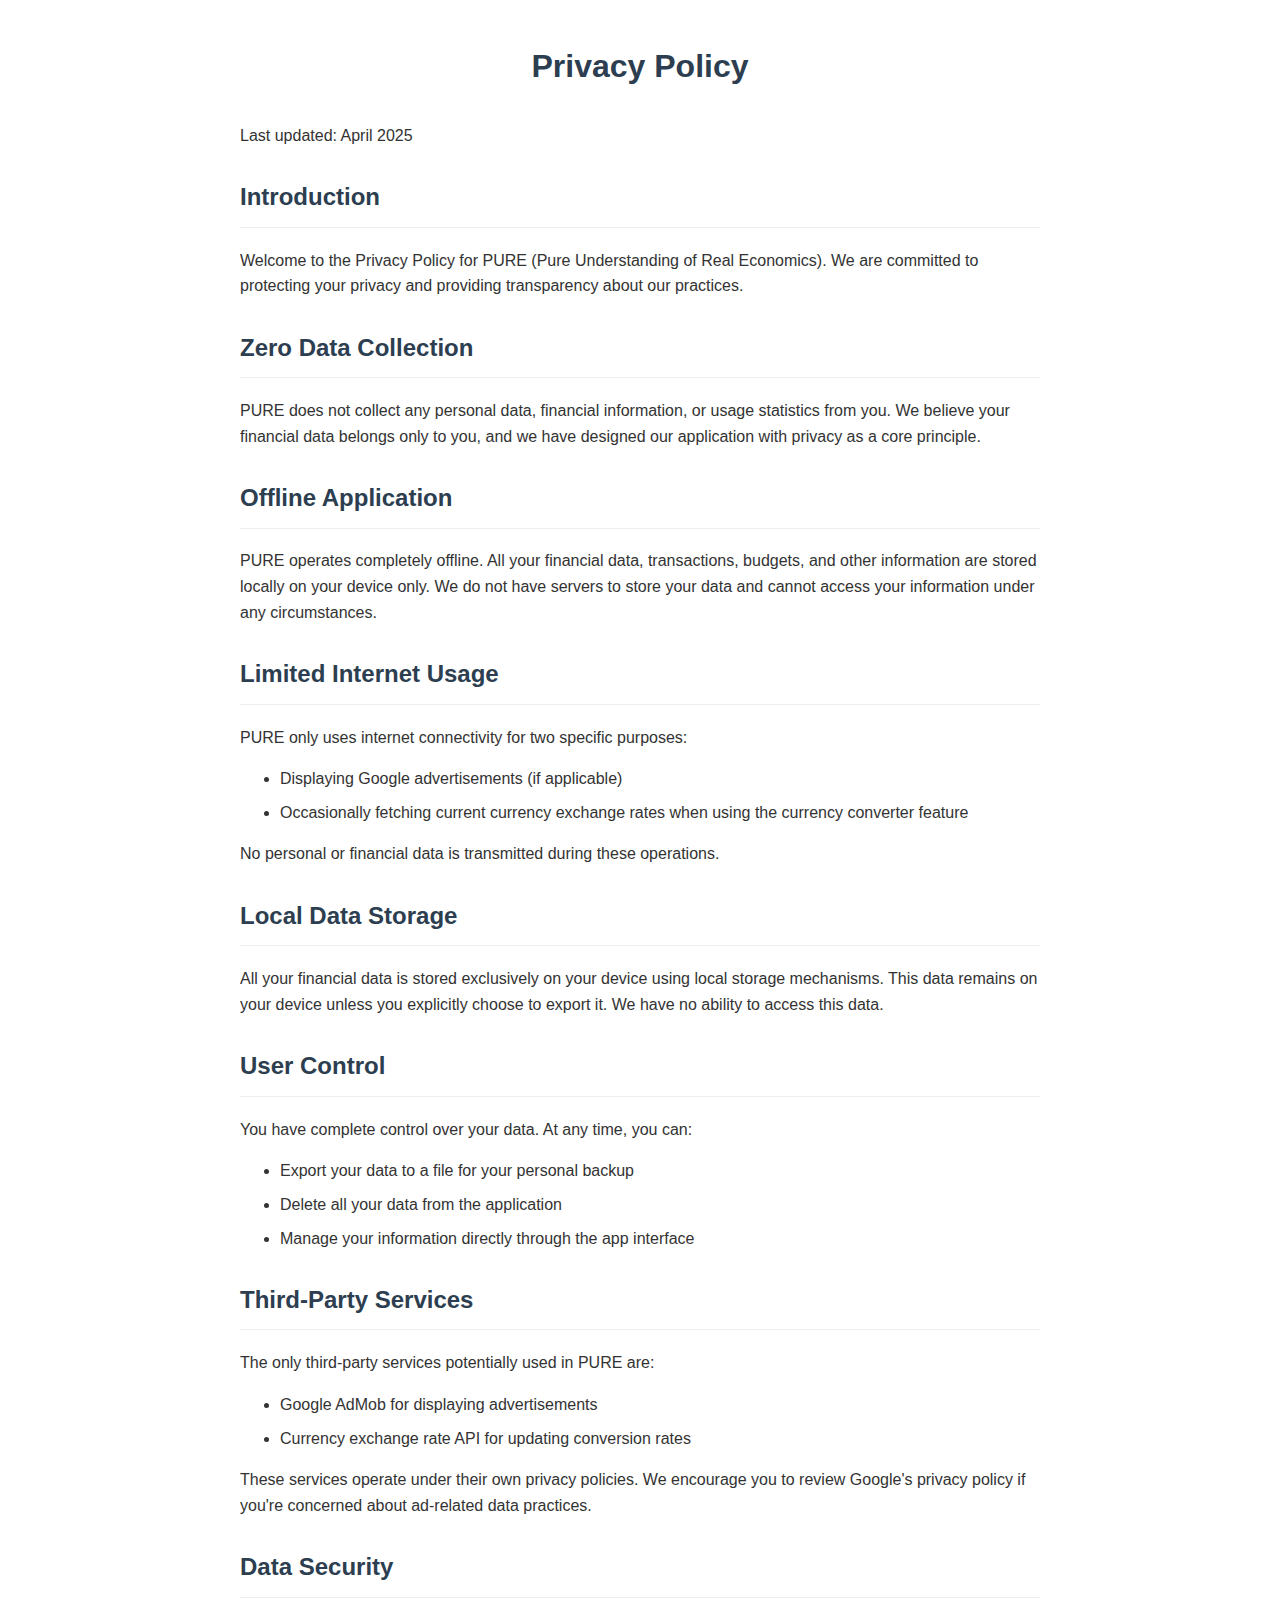
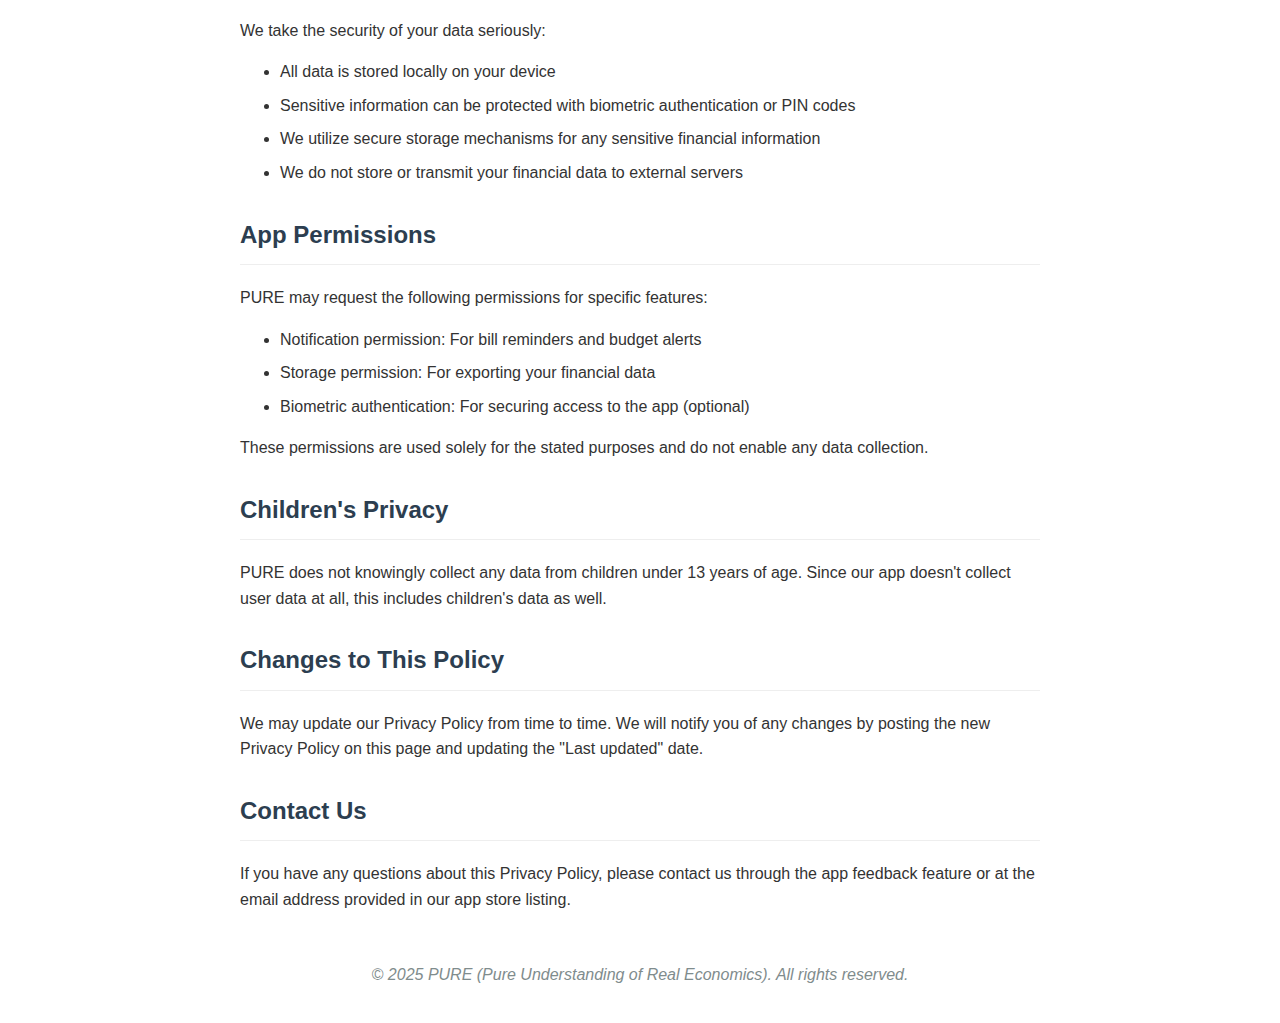
<file: pure/privacy-policy/index.html>
<!DOCTYPE html>
<html lang="en">
<head>
    <script async src="https://pagead2.googlesyndication.com/pagead/js/adsbygoogle.js?client=ca-pub-5404787443475921"
     crossorigin="anonymous"></script>
    <meta charset="UTF-8">
    <meta name="viewport" content="width=device-width, initial-scale=1.0">
    <title>Privacy Policy - PURE (Pure Understanding of Real Economics)</title>
    <style>
        body {
            font-family: Arial, sans-serif;
            line-height: 1.6;
            color: #333;
            max-width: 800px;
            margin: 0 auto;
            padding: 20px;
        }
        h1 {
            text-align: center;
            color: #2c3e50;
            margin-bottom: 30px;
        }
        h2 {
            color: #2c3e50;
            border-bottom: 1px solid #eee;
            padding-bottom: 10px;
            margin-top: 30px;
        }
        p {
            margin-bottom: 15px;
        }
        ul {
            margin-bottom: 15px;
        }
        li {
            margin-bottom: 8px;
        }
        .footer {
            margin-top: 50px;
            text-align: center;
            font-style: italic;
            color: #7f8c8d;
        }
    </style>
</head>
<body>
    <h1>Privacy Policy</h1>
    
    <p>Last updated: April 2025</p>
    
    <h2>Introduction</h2>
    <p>Welcome to the Privacy Policy for PURE (Pure Understanding of Real Economics). We are committed to protecting your privacy and providing transparency about our practices.</p>
    
    <h2>Zero Data Collection</h2>
    <p>PURE does not collect any personal data, financial information, or usage statistics from you. We believe your financial data belongs only to you, and we have designed our application with privacy as a core principle.</p>
    
    <h2>Offline Application</h2>
    <p>PURE operates completely offline. All your financial data, transactions, budgets, and other information are stored locally on your device only. We do not have servers to store your data and cannot access your information under any circumstances.</p>
    
    <h2>Limited Internet Usage</h2>
    <p>PURE only uses internet connectivity for two specific purposes:</p>
    <ul>
        <li>Displaying Google advertisements (if applicable)</li>
        <li>Occasionally fetching current currency exchange rates when using the currency converter feature</li>
    </ul>
    <p>No personal or financial data is transmitted during these operations.</p>
    
    <h2>Local Data Storage</h2>
    <p>All your financial data is stored exclusively on your device using local storage mechanisms. This data remains on your device unless you explicitly choose to export it. We have no ability to access this data.</p>
    
    <h2>User Control</h2>
    <p>You have complete control over your data. At any time, you can:</p>
    <ul>
        <li>Export your data to a file for your personal backup</li>
        <li>Delete all your data from the application</li>
        <li>Manage your information directly through the app interface</li>
    </ul>
    
    <h2>Third-Party Services</h2>
    <p>The only third-party services potentially used in PURE are:</p>
    <ul>
        <li>Google AdMob for displaying advertisements</li>
        <li>Currency exchange rate API for updating conversion rates</li>
    </ul>
    <p>These services operate under their own privacy policies. We encourage you to review Google's privacy policy if you're concerned about ad-related data practices.</p>
    
    <h2>Data Security</h2>
    <p>We take the security of your data seriously:</p>
    <ul>
        <li>All data is stored locally on your device</li>
        <li>Sensitive information can be protected with biometric authentication or PIN codes</li>
        <li>We utilize secure storage mechanisms for any sensitive financial information</li>
        <li>We do not store or transmit your financial data to external servers</li>
    </ul>
    
    <h2>App Permissions</h2>
    <p>PURE may request the following permissions for specific features:</p>
    <ul>
        <li>Notification permission: For bill reminders and budget alerts</li>
        <li>Storage permission: For exporting your financial data</li>
        <li>Biometric authentication: For securing access to the app (optional)</li>
    </ul>
    <p>These permissions are used solely for the stated purposes and do not enable any data collection.</p>
    
    <h2>Children's Privacy</h2>
    <p>PURE does not knowingly collect any data from children under 13 years of age. Since our app doesn't collect user data at all, this includes children's data as well.</p>
    
    <h2>Changes to This Policy</h2>
    <p>We may update our Privacy Policy from time to time. We will notify you of any changes by posting the new Privacy Policy on this page and updating the "Last updated" date.</p>
    
    <h2>Contact Us</h2>
    <p>If you have any questions about this Privacy Policy, please contact us through the app feedback feature or at the email address provided in our app store listing.</p>
    
    <div class="footer">
        <p>© 2025 PURE (Pure Understanding of Real Economics). All rights reserved.</p>
    </div>
</body>
</html>
</file>
